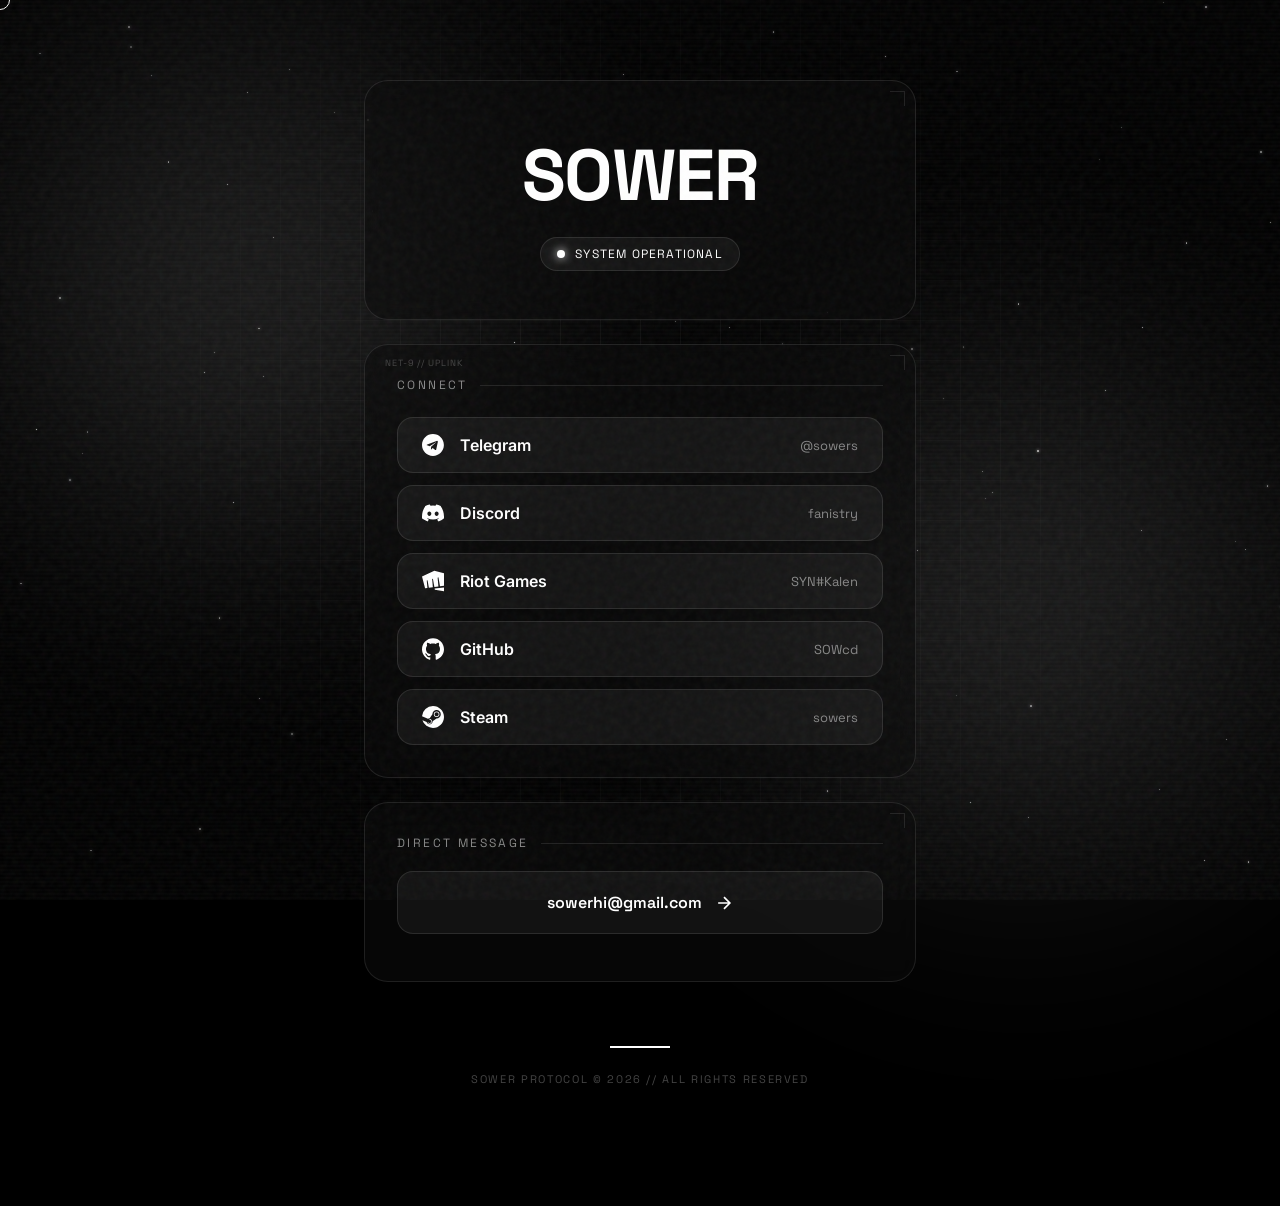
<file: index.html>
<!DOCTYPE html>
<html lang="en">
<head>
  <meta charset="UTF-8" />
  <meta name="viewport" content="width=device-width, initial-scale=1.0" />
  <meta name="color-scheme" content="dark">
  <title>SOWER — Futuristic Links</title>
  <meta name="description" content="SOWER — Digital Identity & Professional Network." />
  <link rel="preconnect" href="https://fonts.googleapis.com" />
  <link rel="preconnect" href="https://fonts.gstatic.com" crossorigin />
  <link href="https://fonts.googleapis.com/css2?family=Inter:wght@300;400;500;600;700;900&family=Space+Grotesk:wght@300;400;500;600;700&display=swap" rel="stylesheet" />
  <link rel="stylesheet" href="style.css?v=12" />
  <link rel="icon" type="image/jpeg" href="Avatars/SOW.mp4.JPG" />
</head>
<body>

  <!-- Effects Overlays -->
  <div class="noise"></div>
  <div class="grid-overlay"></div>
  <div class="scanline"></div>

  <!-- Background -->
  <div class="bg">
    <div class="bg__stars" id="bgStars"></div>
    <div class="bg__glow bg__glow--1"></div>
    <div class="bg__glow bg__glow--2"></div>
  </div>

  <!-- Custom Cursor -->
  <div class="cursor-follower"></div>

  <div class="bento-container">
    
    <!-- Profile Header (Full Width) -->
    <header class="bento-item profile-header">
      <div class="card-glow"></div>
      <h1 class="profile__name" data-value="SOWER">SOWER</h1>
      <div class="profile__status">
        <span class="status-dot"></span>
        <span class="status-text">SYSTEM OPERATIONAL</span>
      </div>
    </header>

    <!-- Content Grid -->
    <div class="bento-grid">
      
      <!-- Main Socials (Large) -->
      <div class="bento-item links-list-card">
        <div class="card-glow"></div>
        <div class="hud-label">NET-9 // UPLINK</div>
        <div class="card-header">
          <span class="header-label">CONNECT</span>
        </div>
        <div class="links-stack">
          <!-- Telegram -->
          <div class="modern-link link--telegram" data-copy="@sowers">
            <a href="https://t.me/Sowers" target="_blank" class="link-inner">
              <svg class="modern-link-icon" viewBox="0 0 24 24" fill="currentColor"><path d="M11.944 0C5.347 0 0 5.347 0 11.944c0 6.597 5.347 11.944 11.944 11.944 6.597 0 11.944-5.347 11.944-11.944C23.888 5.347 18.541 0 11.944 0zm5.41 8.163l-1.85 8.728c-.14.621-.508.775-1.027.484l-2.82-2.078-1.36 1.31c-.15.15-.276.276-.566.276l.202-2.868 5.219-4.717c.227-.202-.049-.314-.352-.111l-6.45 4.062-2.778-.869c-.604-.19-.617-.604.126-.894l10.857-4.183c.503-.184.943.118.8z"/></svg>
              <span class="link-label">Telegram</span>
              <span class="link-value">@sowers</span>
            </a>
          </div>
          <!-- Discord -->
          <div class="modern-link link--discord" data-copy="fanistry">
            <a href="https://discord.gg/AfKcuWjt" target="_blank" class="link-inner">
              <svg class="modern-link-icon" viewBox="0 0 24 24" fill="currentColor"><path d="M20.317 4.37a19.791 19.791 0 0 0-4.885-1.515.074.074 0 0 0-.079.037c-.21.375-.444.864-.608 1.25a18.27 18.27 0 0 0-5.487 0 12.64 12.64 0 0 0-.617-1.25.077.077 0 0 0-.079-.037A19.736 19.736 0 0 0 3.677 4.37a.07.07 0 0 0-.032.027C.533 9.046-.32 13.58.099 18.057a.082.082 0 0 0 .031.057 19.9 19.9 0 0 0 5.993 3.03.078.078 0 0 0 .084-.028 14.09 14.09 0 0 0 1.226-1.994.076.076 0 0 0-.041-.106 13.107 13.107 0 0 1-1.872-.892.077.077 0 0 1-.008-.128 10.2 10.2 0 0 0 .372-.292.074.074 0 0 1 .077-.01c3.928 1.793 8.18 1.793 12.062 0a.074.074 0 0 1 .078.01c.12.098.246.198.373.292a.077.077 0 0 1-.006.127 12.299 12.299 0 0 1-1.873.892.077.077 0 0 0-.041.107c.36.698.772 1.362 1.225 1.993a.076.076 0 0 0 .084.028 19.839 19.839 0 0 0 6.002-3.03.077.077 0 0 0 .032-.054c.5-5.177-.838-9.674-3.549-13.66a.061.061 0 0 0-.031-.03zM8.02 15.33c-1.183 0-2.157-1.085-2.157-2.419 0-1.333.956-2.419 2.157-2.419 1.21 0 2.176 1.096 2.157 2.42 0 1.333-.956 2.418-2.157 2.418zm7.975 0c-1.183 0-2.157-1.085-2.157-2.419 0-1.333.955-2.419 2.157-2.419 1.21 0 2.176 1.096 2.157 2.42 0 1.333-.946 2.418-2.157 2.418z"/></svg>
              <span class="link-label">Discord</span>
              <span class="link-value">fanistry</span>
            </a>
          </div>
          <!-- Riot -->
          <div class="modern-link link--riot" data-copy="SYN#Kalen">
            <a href="https://tracker.gg/valorant/profile/riot/SYN%23Kalen" target="_blank" class="link-inner">
              <svg class="modern-link-icon" viewBox="0 0 24 24" fill="currentColor"><path d="M13.458.86 0 7.093l3.353 12.761 2.552-.313-.701-8.024.838-.373 1.447 8.202 4.361-.535-.775-8.857.83-.37 1.591 9.025 4.412-.542-.849-9.708.84-.374 1.74 9.87L24 17.318V3.5Zm.316 19.356.222 1.256L24 23.14v-4.18l-10.22 1.256Z"/></svg>
              <span class="link-label">Riot Games</span>
              <span class="link-value">SYN#Kalen</span>
            </a>
          </div>
          <!-- GitHub -->
          <div class="modern-link link--github">
            <a href="https://github.com/SOWcd" target="_blank" class="link-inner">
              <svg class="modern-link-icon" viewBox="0 0 24 24" fill="currentColor"><path d="M12 .297c-6.63 0-12 5.373-12 12 0 5.303 3.438 9.8 8.205 11.385.6.113.82-.258.82-.577 0-.285-.01-1.04-.015-2.04-3.338.724-4.042-1.61-4.042-1.61C4.422 18.07 3.633 17.7 3.633 17.7c-1.087-.744.084-.729.084-.729 1.205.084 1.838 1.236 1.838 1.236 1.07 1.835 2.809 1.305 3.495.998.108-.776.417-1.305.76-1.605-2.665-.3-5.466-1.332-5.466-5.93 0-1.31.465-2.38 1.235-3.22-.135-.303-.54-1.523.105-3.176 0 0 1.005-.322 3.3 1.23.96-.267 1.98-.399 3-.405 1.02.006 2.04.138 3 .405 2.28-1.552 3.285-1.23 3.285-1.23.645 1.653.24 2.873.12 3.176.765.84 1.23 1.91 1.23 3.22 0 4.61-2.805 5.625-5.475 5.92.42.36.81 1.096.81 2.22 0 1.606-.015 2.896-.015 3.286 0 .315.21.69.825.57C20.565 22.092 24 17.592 24 12.297c0-6.627-5.373-12-12-12"/></svg>
              <span class="link-label">GitHub</span>
              <span class="link-value">SOWcd</span>
            </a>
          </div>
          <!-- Steam -->
          <div class="modern-link link--steam">
            <a href="https://steamcommunity.com/id/sowers/" target="_blank" class="link-inner">
              <svg class="modern-link-icon" viewBox="0 0 16 16" fill="currentColor"><path d="M.329 10.333A8.01 8.01 0 0 0 7.99 16C12.414 16 16 12.418 16 8s-3.586-8-8.009-8A8.006 8.006 0 0 0 0 7.468l.003.006 4.304 1.769A2.2 2.2 0 0 1 5.62 8.88l1.96-2.844-.001-.04a3.046 3.046 0 0 1 3.042-3.043 3.046 3.046 0 0 1 3.042 3.043 3.047 3.047 0 0 1-3.111 3.044l-2.804 2a2.223 2.223 0 0 1-3.075 2.11 2.22 2.22 0 0 1-1.312-1.568L.33 10.333Z"/><path d="M4.868 12.683a1.715 1.715 0 0 0 1.318-3.165 1.7 1.7 0 0 0-1.263-.02l1.023.424a1.261 1.261 0 1 1-.97 2.33l-.99-.41a1.7 1.7 0 0 0 .882.84Zm3.726-6.687a2.03 2.03 0 0 0 2.027 2.029 2.03 2.03 0 0 0 2.027-2.029 2.03 2.03 0 0 0-2.027-2.027 2.03 2.03 0 0 0-2.027 2.027m2.03-1.527a1.524 1.524 0 1 1-.002 3.048 1.524 1.524 0 0 1 .002-3.048"/></svg>
              <span class="link-label">Steam</span>
              <span class="link-value">sowers</span>
            </a>
          </div>
        </div>
      </div>

      <!-- Contact/Email Card -->
      <div class="bento-item contact-card">
        <div class="card-glow"></div>
        <div class="card-header">
          <span class="header-label">DIRECT MESSAGE</span>
        </div>
        <a href="mailto:sowerhi@gmail.com" class="email-btn">
          <span>sowerhi@gmail.com</span>
          <svg viewBox="0 0 24 24" fill="none" stroke="currentColor" stroke-width="2"><path d="M5 12h14m-7-7 7 7-7 7"/></svg>
        </a>
      </div>

    </div>

    <footer class="bento-footer">
      <div class="footer-line"></div>
      <p>SOWER PROTOCOL © 2026 // ALL RIGHTS RESERVED</p>
    </footer>

  </div>

  <!-- Copy toast -->
  <div class="copy-toast" id="copyToast">COPIED TO SYSTEM</div>

  <script src="main.js"></script>
</body>
</html>
</file>
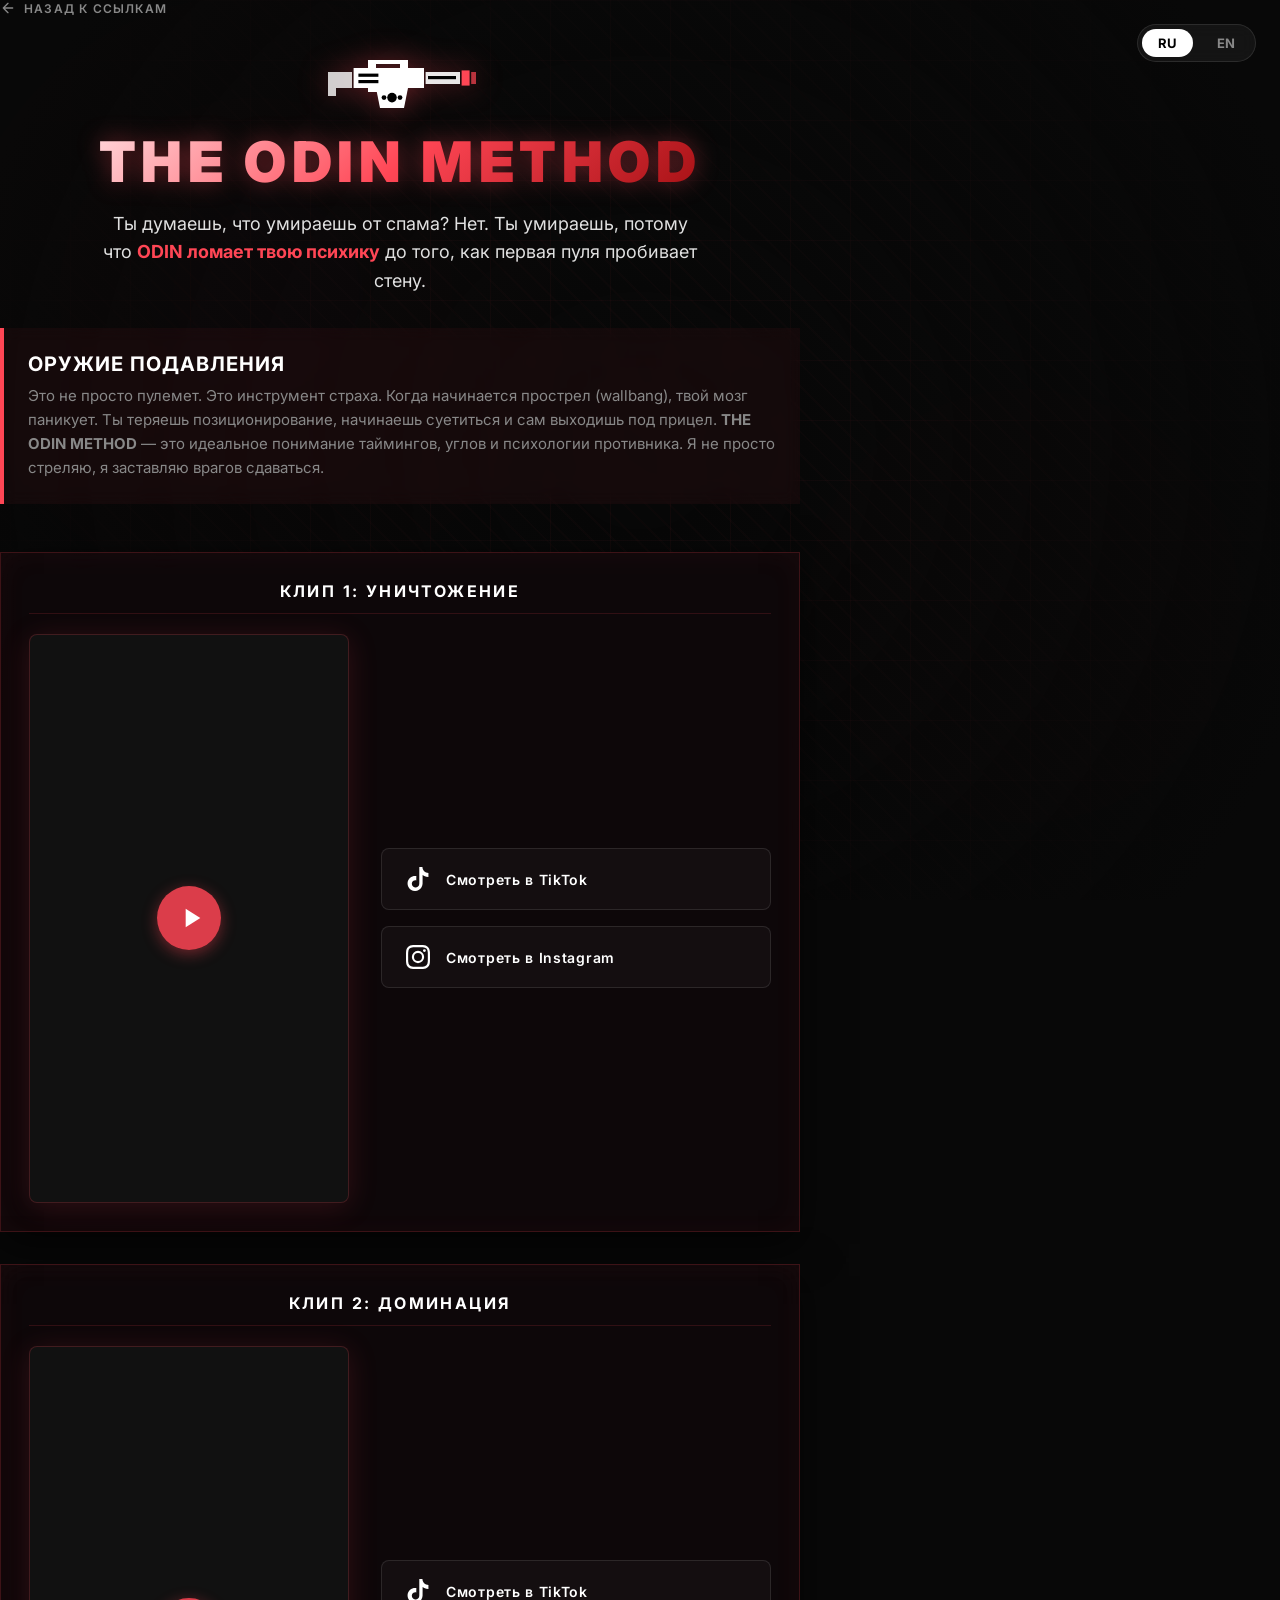
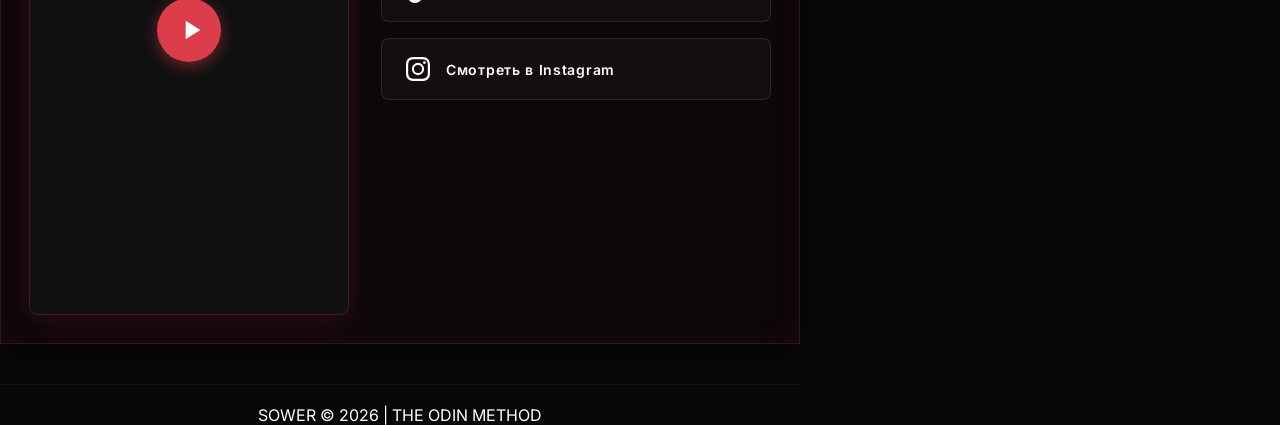
<file: val/index.html>
<!DOCTYPE html>
<html lang="ru" data-lang="ru">
<head>
  <meta charset="UTF-8" />
  <meta name="viewport" content="width=device-width, initial-scale=1.0" />
  <title>SOWER — THE ODIN METHOD</title>
  <meta name="description" content="Почему ты умираешь от ODIN? Узнай про The ODIN Method. / Why do you die from ODIN? Learn The ODIN Method." />
  <link rel="preconnect" href="https://fonts.googleapis.com" />
  <link rel="preconnect" href="https://fonts.gstatic.com" crossorigin />
  <link href="https://fonts.googleapis.com/css2?family=Inter:wght@300;400;500;600;700;900&family=Space+Grotesk:wght@300;400;500;600;700;900&display=swap" rel="stylesheet" />
  <link rel="stylesheet" href="../style.css" />
  <link rel="icon" type="image/png" href="../sow_mp4.png" />
  <style>
    /* Valorant ODIN Theme Overrides */
    :root {
      --accent: #ff4655;
      --accent2: #ff7580;
      --bg-card: rgba(15, 8, 10, 0.85);
      --border: rgba(255, 70, 85, 0.2);
      --border-h: rgba(255, 70, 85, 0.5);
    }
    
    body {
        background-color: #080808;
    }

    /* Language Switcher */
    .lang-switcher {
        position: absolute;
        top: 24px;
        right: 24px;
        display: flex;
        gap: 8px;
        background: rgba(255,255,255,0.05);
        border: 1px solid rgba(255,255,255,0.1);
        border-radius: 100px;
        padding: 4px;
        z-index: 100;
        backdrop-filter: blur(8px);
    }
    .lang-btn {
        background: transparent;
        color: var(--gray-2);
        border: none;
        padding: 6px 16px;
        border-radius: 100px;
        font-family: var(--font-display);
        font-size: 13px;
        font-weight: 700;
        cursor: pointer;
        transition: all 0.3s ease;
    }
    .lang-btn:hover {
        color: var(--white);
    }
    .lang-btn.active {
        background: var(--white);
        color: #000;
    }
    
    [data-lang="ru"] .en { display: none !important; }
    [data-lang="en"] .ru { display: none !important; }

    /* Vector Background */
    .bg__stars { display: none; }
    
    .bg__tactical {
        position: absolute;
        inset: 0;
        background-image: 
            linear-gradient(rgba(255, 70, 85, 0.04) 1px, transparent 1px),
            linear-gradient(90deg, rgba(255, 70, 85, 0.04) 1px, transparent 1px),
            repeating-linear-gradient(45deg, rgba(255, 70, 85, 0.02) 0, rgba(255, 70, 85, 0.02) 2px, transparent 2px, transparent 16px);
        background-size: 60px 60px, 60px 60px, 100% 100%;
        background-position: center center;
        z-index: 0;
    }
    
    .bg__tactical::after {
        content: '';
        position: absolute;
        inset: 0;
        background: radial-gradient(circle at 50% 50%, transparent 10%, #080808 90%);
        pointer-events: none;
    }

    .bg__glow--1 { background: radial-gradient(circle, rgba(255, 70, 85, 0.15) 0%, transparent 65%); }
    .bg__glow--2 { background: radial-gradient(circle, rgba(200, 40, 50, 0.1) 0%, transparent 65%); }

    .layout-wrapper {
        position: relative;
        z-index: 1;
    }

    .odin-header {
      text-align: center;
      margin-bottom: 2rem;
      animation: fadeSlideDown 0.7s ease both;
    }

    .odin-header-icon {
        width: 160px;
        height: auto;
        margin-bottom: 1rem;
        filter: drop-shadow(0 0 15px rgba(255, 70, 85, 0.4));
    }
    
    .odin-title {
      font-family: var(--font-display);
      font-size: 56px;
      font-weight: 900;
      text-transform: uppercase;
      letter-spacing: 0.1em;
      background: linear-gradient(135deg, #ffffff 0%, #ff4655 50%, #8b0000 100%);
      -webkit-background-clip: text;
      -webkit-text-fill-color: transparent;
      background-clip: text;
      margin-bottom: 1rem;
      filter: drop-shadow(0 0 12px rgba(255, 70, 85, 0.4));
      line-height: 1.1;
    }
    
    .odin-subtitle {
      font-size: 18px;
      color: var(--gray-1);
      max-width: 600px;
      margin: 0 auto 2rem;
      line-height: 1.6;
    }

    .odin-subtitle span {
      color: var(--accent);
      font-weight: 700;
    }

    .odin-reason {
      background: rgba(255, 70, 85, 0.05);
      border-left: 4px solid var(--accent);
      padding: 1.5rem;
      border-radius: 0 var(--radius) var(--radius) 0;
      margin-bottom: 3rem;
      backdrop-filter: blur(8px);
      -webkit-backdrop-filter: blur(8px);
      text-align: left;
      animation: fadeSlideUp 0.7s ease both 0.2s;
    }

    .odin-reason h3 {
      font-family: var(--font-display);
      font-size: 20px;
      margin-bottom: 0.5rem;
      color: #fff;
      letter-spacing: 0.05em;
    }

    .odin-reason p {
      color: var(--gray-2);
      font-size: 15px;
      line-height: 1.6;
    }

    .video-group {
      margin-top: 1rem;
      width: 100%;
      animation: fadeSlideUp 0.7s ease both 0.3s;
      background: var(--bg-card);
      border: 1px solid var(--border);
      border-radius: var(--radius);
      padding: 28px;
      margin-bottom: 2rem;
      box-shadow: 0 12px 40px rgba(0,0,0,0.6), inset 0 0 30px rgba(255, 70, 85, 0.05);
      display: flex;
      flex-direction: column;
      gap: 20px;
      backdrop-filter: blur(12px);
    }

    .video-group h3 {
      font-family: var(--font-display);
      font-size: 16px;
      letter-spacing: 0.15em;
      text-transform: uppercase;
      color: var(--white);
      text-align: center;
      border-bottom: 1px solid rgba(255, 70, 85, 0.15);
      padding-bottom: 12px;
      margin: 0;
    }

    .video-content {
        display: flex;
        gap: 32px;
        align-items: center;
    }

    /* Video Preview Thumbnail */
    .video-preview {
        flex: 1;
        min-width: 280px;
        max-width: 320px;
        aspect-ratio: 9/16;
        border-radius: var(--radius-sm);
        overflow: hidden;
        border: 1px solid rgba(255, 70, 85, 0.2);
        box-shadow: 0 4px 30px rgba(255, 70, 85, 0.15);
        background: #111;
        margin: 0 auto;
        position: relative;
        display: block;
        cursor: pointer;
        text-decoration: none;
    }
    
    .video-thumbnail {
        width: 100%;
        height: 100%;
        background-size: cover;
        background-position: center;
        opacity: 0.6;
        transition: opacity 0.4s, transform 0.4s;
    }
    
    .video-preview:hover .video-thumbnail {
        opacity: 1;
        transform: scale(1.05);
    }
    
    .play-btn {
        position: absolute;
        top: 50%;
        left: 50%;
        transform: translate(-50%, -50%);
        width: 64px;
        height: 64px;
        background: rgba(255, 70, 85, 0.85);
        border-radius: 50%;
        display: flex;
        align-items: center;
        justify-content: center;
        backdrop-filter: blur(4px);
        transition: transform 0.3s cubic-bezier(0.34, 1.56, 0.64, 1), background 0.3s;
        box-shadow: 0 4px 15px rgba(255, 70, 85, 0.4);
    }
    
    .play-btn svg {
        width: 32px;
        height: 32px;
        color: #fff;
        margin-left: 4px;
    }
    
    .video-preview:hover .play-btn {
        transform: translate(-50%, -50%) scale(1.15);
        background: #ff4655;
    }

    .video-links-side {
        flex: 1;
        display: flex;
        flex-direction: column;
        gap: 16px;
        justify-content: center;
    }

    .video-link {
      display: flex;
      align-items: center;
      padding: 18px 24px;
      background: rgba(255,255,255,0.03);
      border: 1px solid rgba(255,255,255,0.1);
      border-radius: var(--radius-sm);
      color: var(--white);
      transition: all 0.3s cubic-bezier(0.34, 1.56, 0.64, 1);
      text-decoration: none;
      gap: 16px;
    }

    .video-link:hover {
      background: rgba(255, 70, 85, 0.1);
      border-color: rgba(255, 70, 85, 0.4);
      transform: translateX(8px);
      box-shadow: 0 4px 20px rgba(255, 70, 85, 0.1);
    }

    .video-link svg {
      width: 24px;
      height: 24px;
      transition: transform 0.3s ease;
    }

    .video-link:hover svg {
      transform: scale(1.15);
    }

    .video-link span {
      font-size: 14px;
      font-weight: 600;
      letter-spacing: 0.05em;
      color: var(--white);
    }
    
    .back-btn {
      display: inline-flex;
      align-items: center;
      gap: 8px;
      color: var(--gray-2);
      text-decoration: none;
      margin-bottom: 2rem;
      font-size: 12px;
      font-weight: 600;
      letter-spacing: 0.1em;
      transition: color 0.3s, transform 0.3s;
      animation: fadeSlideDown 0.7s ease both;
    }
    .back-btn:hover {
      color: var(--white);
      transform: translateX(-4px);
    }

    @media (max-width: 768px) {
      .video-content {
          flex-direction: column;
      }
      .video-links-side {
          width: 100%;
          max-width: 320px;
          margin: 0 auto;
      }
      .odin-title {
        font-size: 40px;
      }
      .lang-switcher {
          top: 16px;
          right: 16px;
      }
      .back-btn { margin-top: 12px; }
      .video-group { padding: 20px; }
    }
  </style>
</head>
<body>

  <!-- Language Switcher -->
  <div class="lang-switcher">
      <button class="lang-btn active" onclick="setLang('ru')" id="btn-ru">RU</button>
      <button class="lang-btn" onclick="setLang('en')" id="btn-en">EN</button>
  </div>

  <!-- Background -->
  <div class="bg">
    <div class="bg__tactical"></div>
    <div class="bg__glow bg__glow--1"></div>
    <div class="bg__glow bg__glow--2"></div>
  </div>

  <div class="layout-wrapper" style="flex-direction: column; align-items: center; max-width: 800px;">
    
    <main class="taplink" style="max-width: 100%; width: 100%;">
      
      <div style="width: 100%; text-align: left;">
        <a href="../" class="back-btn">
          <svg width="16" height="16" viewBox="0 0 24 24" fill="none" stroke="currentColor" stroke-width="2" stroke-linecap="round" stroke-linejoin="round"><path d="M19 12H5M12 19l-7-7 7-7"/></svg>
          <span class="ru">НАЗАД К ССЫЛКАМ</span>
          <span class="en">BACK TO LINKS</span>
        </a>
      </div>

      <header class="odin-header">
        <!-- SVG Vector Odin Icon -->
        <svg class="odin-header-icon" viewBox="0 0 200 80" xmlns="http://www.w3.org/2000/svg">
          <!-- Stock -->
          <path d="M 10 30 L 40 30 L 40 50 L 20 50 L 20 60 L 10 60 Z" fill="#ffffff" opacity="0.8" />
          <!-- Main Receiver -->
          <path d="M 42 25 L 130 25 L 130 50 L 80 50 L 80 55 L 60 55 L 60 50 L 42 50 Z" fill="#ffffff" />
          <!-- Top Handle -->
          <path d="M 60 25 L 60 15 L 110 15 L 110 25 L 100 25 L 100 20 L 70 20 L 70 25 Z" fill="#ffffff" />
          <!-- Barrel -->
          <path d="M 132 30 L 175 30 L 175 45 L 132 45 Z" fill="#ffffff" opacity="0.9" />
          <!-- Muzzle -->
          <path d="M 177 28 L 187 28 L 187 47 L 177 47 Z" fill="#ff4655" />
          <path d="M 189 30 L 195 30 L 195 45 L 189 45 Z" fill="#ff4655" opacity="0.7" />
          <!-- Drum Magazine -->
          <path d="M 70 50 L 110 50 L 105 75 L 75 75 Z" fill="#ffffff" />
          <!-- Details -->
          <rect x="48" y="32" width="25" height="4" fill="#000" />
          <rect x="48" y="40" width="25" height="4" fill="#000" />
          <rect x="135" y="35" width="35" height="4" fill="#000" />
          <circle cx="90" cy="62" r="6" fill="#000" />
          <circle cx="80" cy="62" r="3" fill="#000" />
          <circle cx="100" cy="62" r="3" fill="#000" />
        </svg>

        <h1 class="odin-title">THE ODIN METHOD</h1>
        <p class="odin-subtitle ru">
          Ты думаешь, что умираешь от спама? Нет. Ты умираешь, потому что <span>ODIN ломает твою психику</span> до того, как первая пуля пробивает стену.
        </p>
        <p class="odin-subtitle en">
          You think you die from spam? No. You die because <span>ODIN breaks your mind</span> before the first bullet even pierces the wall.
        </p>
      </header>

      <section class="odin-reason">
        <h3 class="ru">ОРУЖИЕ ПОДАВЛЕНИЯ</h3>
        <h3 class="en">WEAPON OF SUPPRESSION</h3>
        <p class="ru">
          Это не просто пулемет. Это инструмент страха. Когда начинается прострел (wallbang), твой мозг паникует. Ты теряешь позиционирование, начинаешь суетиться и сам выходишь под прицел. <b>THE ODIN METHOD</b> — это идеальное понимание таймингов, углов и психологии противника. Я не просто стреляю, я заставляю врагов сдаваться.
        </p>
        <p class="en">
          It's not just a machine gun. It's an instrument of fear. When the wallbang starts, your brain panics. You lose positioning, start rushing, and walk right into the crosshair. <b>THE ODIN METHOD</b> is about perfect understanding of timings, angles, and enemy psychology. I don't just shoot; I make enemies surrender.
        </p>
      </section>

      <!-- Video Group 1 -->
      <section class="video-group">
        <h3 class="ru">КЛИП 1: УНИЧТОЖЕНИЕ</h3>
        <h3 class="en">CLIP 1: ANNIHILATION</h3>
        
        <div class="video-content">
            <a href="https://www.youtube.com/shorts/_hIxSQ-aEFY" target="_blank" rel="noopener" class="video-preview" title="Смотреть на YouTube">
                <div class="video-thumbnail" style="background-image: url('https://img.youtube.com/vi/_hIxSQ-aEFY/hqdefault.jpg');"></div>
                <div class="play-btn">
                    <svg viewBox="0 0 24 24" fill="currentColor"><path d="M8 5v14l11-7z"/></svg>
                </div>
            </a>
            <div class="video-links-side">
                <a href="https://www.tiktok.com/@sow.mp4/video/7539954958112722184" target="_blank" rel="noopener" class="video-link">
                    <svg viewBox="0 0 24 24" fill="#ffffff"><path d="M12.525.02c1.31-.02 2.61-.01 3.91-.02.08 1.53.63 3.09 1.75 4.17 1.12 1.11 2.7 1.62 4.24 1.79v4.03c-1.44-.05-2.89-.35-4.2-.97-.57-.26-1.1-.59-1.62-.93-.01 2.92.01 5.84-.02 8.75-.08 1.4-.54 2.79-1.35 3.94-1.31 1.92-3.58 3.17-5.91 3.21-1.43.08-2.86-.31-4.08-1.03-2.02-1.19-3.44-3.37-3.65-5.71-.02-.5-.03-1-.01-1.49.18-1.9 1.12-3.72 2.58-4.96 1.66-1.44 3.98-2.13 6.15-1.72.02 1.48-.04 2.96-.04 4.44-.9-.32-1.98-.23-2.81.33-.85.51-1.44 1.43-1.58 2.41-.14.99.12 2.03.74 2.81.62.78 1.55 1.28 2.56 1.35 1 .08 2.04-.23 2.83-.88.75-.63 1.19-1.58 1.25-2.57.06-2.15.02-4.3.03-6.45V.02z"/></svg>
                    <span class="ru">Смотреть в TikTok</span>
                    <span class="en">Watch on TikTok</span>
                </a>
                <a href="https://www.instagram.com/reel/DNgINRoItLT/?igsh=bnoxNm1lanJvbm1h" target="_blank" rel="noopener" class="video-link">
                    <svg viewBox="0 0 24 24" fill="#ffffff"><path d="M12 2.163c3.204 0 3.584.012 4.85.07 3.252.148 4.771 1.691 4.919 4.919.058 1.265.069 1.645.069 4.849 0 3.205-.012 3.584-.069 4.849-.149 3.225-1.664 4.771-4.919 4.919-1.266.058-1.644.07-4.85.07-3.204 0-3.584-.012-4.849-.07-3.26-.149-4.771-1.699-4.919-4.92-.058-1.265-.07-1.644-.07-4.849 0-3.204.013-3.583.07-4.849.149-3.227 1.664-4.771 4.919-4.919 1.266-.057 1.645-.069 4.849-.069zM12 0C8.741 0 8.333.014 7.053.072 2.695.272.273 2.69.073 7.052.014 8.333 0 8.741 0 12c0 3.259.014 3.668.072 4.948.2 4.358 2.618 6.78 6.98 6.981 1.281.058 1.689.072 4.948.072 3.259 0 3.668-.014 4.948-.072 4.354-.2 6.782-2.618 6.979-6.98.059-1.28.073-1.689.073-4.948 0-3.259-.014-3.667-.072-4.947-.196-4.354-2.617-6.78-6.979-6.98C15.668.014 15.259 0 12 0zm0 5.838a6.162 6.162 0 100 12.324 6.162 6.162 0 000-12.324zM12 16a4 4 0 110-8 4 4 0 010 8zm6.406-11.845a1.44 1.44 0 100 2.881 1.44 1.44 0 000-2.881z"/></svg>
                    <span class="ru">Смотреть в Instagram</span>
                    <span class="en">Watch on Instagram</span>
                </a>
            </div>
        </div>
      </section>

      <!-- Video Group 2 -->
      <section class="video-group" style="animation-delay: 0.4s;">
        <h3 class="ru">КЛИП 2: ДОМИНАЦИЯ</h3>
        <h3 class="en">CLIP 2: DOMINATION</h3>
        
        <div class="video-content">
            <a href="https://youtube.com/shorts/W0gZ8B8G8as?si=yPiXr6kn-CRlIjHe" target="_blank" rel="noopener" class="video-preview" title="Смотреть на YouTube">
                <div class="video-thumbnail" style="background-image: url('https://img.youtube.com/vi/W0gZ8B8G8as/hqdefault.jpg');"></div>
                <div class="play-btn">
                    <svg viewBox="0 0 24 24" fill="currentColor"><path d="M8 5v14l11-7z"/></svg>
                </div>
            </a>
            <div class="video-links-side">
                <a href="https://www.tiktok.com/@sow.mp4/video/7637536077955321095" target="_blank" rel="noopener" class="video-link">
                    <svg viewBox="0 0 24 24" fill="#ffffff"><path d="M12.525.02c1.31-.02 2.61-.01 3.91-.02.08 1.53.63 3.09 1.75 4.17 1.12 1.11 2.7 1.62 4.24 1.79v4.03c-1.44-.05-2.89-.35-4.2-.97-.57-.26-1.1-.59-1.62-.93-.01 2.92.01 5.84-.02 8.75-.08 1.4-.54 2.79-1.35 3.94-1.31 1.92-3.58 3.17-5.91 3.21-1.43.08-2.86-.31-4.08-1.03-2.02-1.19-3.44-3.37-3.65-5.71-.02-.5-.03-1-.01-1.49.18-1.9 1.12-3.72 2.58-4.96 1.66-1.44 3.98-2.13 6.15-1.72.02 1.48-.04 2.96-.04 4.44-.9-.32-1.98-.23-2.81.33-.85.51-1.44 1.43-1.58 2.41-.14.99.12 2.03.74 2.81.62.78 1.55 1.28 2.56 1.35 1 .08 2.04-.23 2.83-.88.75-.63 1.19-1.58 1.25-2.57.06-2.15.02-4.3.03-6.45V.02z"/></svg>
                    <span class="ru">Смотреть в TikTok</span>
                    <span class="en">Watch on TikTok</span>
                </a>
                <a href="https://www.instagram.com/reel/DYFO6xxI6Bh/?igsh=MWc1YzhueTZtNGg3NQ==" target="_blank" rel="noopener" class="video-link">
                    <svg viewBox="0 0 24 24" fill="#ffffff"><path d="M12 2.163c3.204 0 3.584.012 4.85.07 3.252.148 4.771 1.691 4.919 4.919.058 1.265.069 1.645.069 4.849 0 3.205-.012 3.584-.069 4.849-.149 3.225-1.664 4.771-4.919 4.919-1.266.058-1.644.07-4.85.07-3.204 0-3.584-.012-4.849-.07-3.26-.149-4.771-1.699-4.919-4.92-.058-1.265-.07-1.644-.07-4.849 0-3.204.013-3.583.07-4.849.149-3.227 1.664-4.771 4.919-4.919 1.266-.057 1.645-.069 4.849-.069zM12 0C8.741 0 8.333.014 7.053.072 2.695.272.273 2.69.073 7.052.014 8.333 0 8.741 0 12c0 3.259.014 3.668.072 4.948.2 4.358 2.618 6.78 6.98 6.981 1.281.058 1.689.072 4.948.072 3.259 0 3.668-.014 4.948-.072 4.354-.2 6.782-2.618 6.979-6.98.059-1.28.073-1.689.073-4.948 0-3.259-.014-3.667-.072-4.947-.196-4.354-2.617-6.78-6.979-6.98C15.668.014 15.259 0 12 0zm0 5.838a6.162 6.162 0 100 12.324 6.162 6.162 0 000-12.324zM12 16a4 4 0 110-8 4 4 0 010 8zm6.406-11.845a1.44 1.44 0 100 2.881 1.44 1.44 0 000-2.881z"/></svg>
                    <span class="ru">Смотреть в Instagram</span>
                    <span class="en">Watch on Instagram</span>
                </a>
            </div>
        </div>
      </section>

      <footer class="footer" style="text-align: center; margin-top: 40px; border-top: 1px solid rgba(255,255,255,0.05); padding-top: 20px;">
        <p>SOWER © 2026 | THE ODIN METHOD</p>
      </footer>

    </main>
  </div>

  <script src="../main.js"></script>
  <script>
      function setLang(lang) {
          document.documentElement.setAttribute('data-lang', lang);
          document.getElementById('btn-ru').classList.toggle('active', lang === 'ru');
          document.getElementById('btn-en').classList.toggle('active', lang === 'en');
      }
  </script>
</body>
</html>
</file>
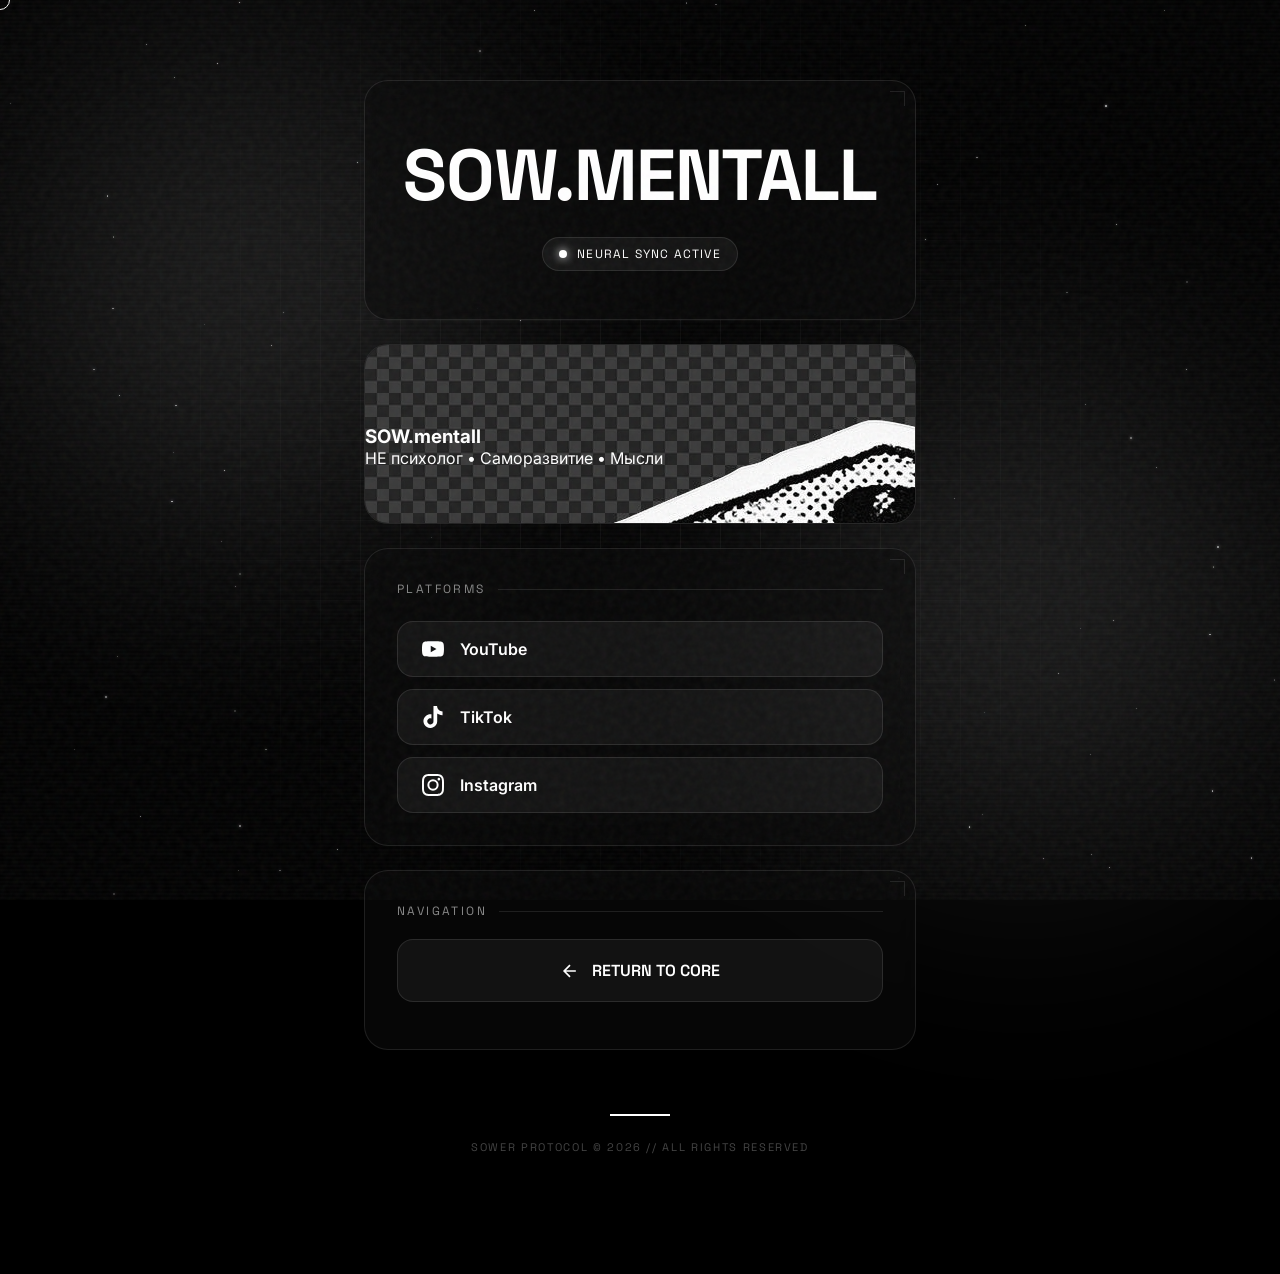
<file: sow_mentall.html>
<!DOCTYPE html>
<html lang="ru">
<head>
  <meta charset="UTF-8" />
  <meta name="viewport" content="width=device-width, initial-scale=1.0" />
  <meta name="color-scheme" content="dark">
  <title>SOW.mentall — Digital Identity</title>
  <meta name="description" content="SOW.mentall — НЕ психолог • Саморазвитие • Мысли" />
  <link rel="preconnect" href="https://fonts.googleapis.com" />
  <link rel="preconnect" href="https://fonts.gstatic.com" crossorigin />
  <link href="https://fonts.googleapis.com/css2?family=Inter:wght@300;400;500;600;700;900&family=Space+Grotesk:wght@300;400;500;600;700&display=swap" rel="stylesheet" />
  <link rel="stylesheet" href="style.css?v=12" />
  <link rel="icon" type="image/jpeg" href="Avatars/SOW.mentall.JPG" />
</head>
<body>

  <!-- Effects Overlays -->
  <div class="noise"></div>
  <div class="grid-overlay"></div>
  <div class="scanline"></div>

  <!-- Background -->
  <div class="bg">
    <div class="bg__stars" id="bgStars"></div>
    <div class="bg__glow bg__glow--1"></div>
    <div class="bg__glow bg__glow--2"></div>
  </div>

  <!-- Custom Cursor -->
  <div class="cursor-follower"></div>

  <div class="bento-container">

    <!-- Profile Header -->
    <header class="bento-item profile-header">
      <div class="card-glow"></div>
      <h1 class="profile__name" data-value="SOW.MENTALL">SOW.MENTALL</h1>
      <div class="profile__status">
        <span class="status-dot"></span>
        <span class="status-text">NEURAL SYNC ACTIVE</span>
      </div>
    </header>

    <!-- Content Grid -->
    <div class="bento-grid">

      <!-- Profile Info -->
      <div class="bento-item channel-card">
        <div class="card-glow"></div>
        <div class="channel-content">
          <div class="channel-avatar" style="width: 80px; height: 80px;">
            <img src="Avatars/SOW.mentall.JPG" alt="SOW.mentall" />
          </div>
          <div class="channel-info">
            <h3 class="channel-title">SOW.mentall</h3>
            <span class="channel-tag">НЕ психолог • Саморазвитие • Мысли</span>
          </div>
        </div>
      </div>

      <!-- Links Stack -->
      <div class="bento-item links-list-card">
        <div class="card-glow"></div>
        <div class="card-header">
          <span class="header-label">PLATFORMS</span>
        </div>
        <div class="links-stack">
          <div class="modern-link link--youtube">
            <a href="https://youtube.com/@sow.mentall" target="_blank" class="link-inner">
              <svg class="modern-link-icon" viewBox="0 0 24 24" fill="currentColor"><path d="M23.498 6.186a3.016 3.016 0 0 0-2.122-2.136C19.505 3.545 12 3.545 12 3.545s-7.505 0-9.377.505A3.017 3.017 0 0 0 .502 6.186C0 8.07 0 12 0 12s0 3.93.502 5.814a3.016 3.016 0 0 0 2.122 2.136c1.871.505 9.376.505 9.376.505s7.505 0 9.377-.505a3.015 3.015 0 0 0 2.122-2.136C24 15.93 24 12 24 12s0-3.93-.502-5.814zM9.545 15.568V8.432L15.818 12l-6.273 3.568z"/></svg>
              <span class="link-label">YouTube</span>
            </a>
          </div>
          <div class="modern-link link--tiktok">
            <a href="https://tiktok.com/@sow.mentall" target="_blank" class="link-inner">
              <svg class="modern-link-icon" viewBox="0 0 24 24" fill="currentColor"><path d="M12.525.02c1.31-.02 2.61-.01 3.91-.02.08 1.53.63 3.09 1.75 4.17 1.12 1.11 2.7 1.62 4.24 1.79v4.03c-1.44-.06-2.89-.35-4.2-.97-.57-.26-1.1-.59-1.62-.93-.01 2.92.01 5.84-.02 8.75-.03 1.4-.54 2.79-1.35 3.94-1.31 1.92-3.58 3.17-5.91 3.21-1.43.08-2.86-.31-4.08-1.03-2.02-1.19-3.44-3.37-3.65-5.71-.02-.5-.03-1-.01-1.49.18-1.9 1.12-3.72 2.58-4.96 1.66-1.44 3.98-2.13 6.15-1.72.02 1.48-.04 2.96-.04 4.44-.99-.32-2.15-.23-3.02.37-.63.41-1.11 1.04-1.36 1.75-.21.51-.15 1.07-.14 1.61.24 1.64 1.82 3.02 3.5 2.87 1.12-.01 2.19-.66 2.77-1.61.19-.33.4-.67.41-1.06.1-1.79.06-3.57.07-5.36.01-4.03-.01-8.05.02-12.07z"/></svg>
              <span class="link-label">TikTok</span>
            </a>
          </div>
          <div class="modern-link link--instagram">
            <a href="https://instagram.com/sow.mentall" target="_blank" class="link-inner">
              <svg class="modern-link-icon" viewBox="0 0 24 24" fill="currentColor"><path d="M12 2.163c3.204 0 3.584.012 4.85.07 1.366.062 2.633.334 3.608 1.308.975.975 1.247 2.242 1.308 3.608.058 1.266.07 1.646.07 4.85s-.012 3.584-.07 4.85c-.062 1.366-.334 2.633-1.308 3.608-.975.975-2.242 1.247-3.608 1.308-1.266.058-1.646.07-4.85.07s-3.584-.012-4.85-.07c-1.366-.062-2.633-.334-3.608-1.308-.975-.975-1.247-2.242-1.308-3.608-.058-1.266-.07-1.646-.07-4.85s.012-3.584.07-4.85c.062-1.366.334-2.633 1.308-3.608.975-.975 2.242-1.247 3.608-1.308 1.266-.058 1.646-.07 4.85-.07zM12 0C8.741 0 8.333.014 7.053.072 2.695.272.273 2.69.073 7.052.014 8.333 0 8.741 0 12s.014 3.667.072 4.947c.2 4.358 2.618 6.78 6.977 6.98 1.281.058 1.689.072 4.948.072s3.667-.014 4.947-.072c4.351-.2 6.78-2.618 6.98-6.977.058-1.281.072-1.689.072-4.948s-.014-3.667-.072-4.947c-.2-4.353-2.612-6.78-6.977-6.98C15.667.014 15.259 0 12 0zm0 5.838a6.162 6.162 0 1 0 0 12.324 6.162 6.162 0 0 0 0-12.324zM12 16a4 4 0 1 1 0-8 4 4 0 0 1 0 8zm6.406-11.845a1.44 1.44 0 1 0 0 2.881 1.44 1.44 0 0 0 0-2.881z"/></svg>
              <span class="link-label">Instagram</span>
            </a>
          </div>
        </div>
      </div>

      <!-- Navigation Card -->
      <div class="bento-item contact-card">
        <div class="card-glow"></div>
        <div class="card-header">
          <span class="header-label">NAVIGATION</span>
        </div>
        <a href="index.html" class="email-btn">
          <svg viewBox="0 0 24 24" fill="none" stroke="currentColor" stroke-width="2" style="transform: rotate(180deg);"><path d="M5 12h14m-7-7 7 7-7 7"/></svg>
          <span>RETURN TO CORE</span>
        </a>
      </div>

    </div>

    <footer class="bento-footer">
      <div class="footer-line"></div>
      <p>SOWER PROTOCOL © 2026 // ALL RIGHTS RESERVED</p>
    </footer>

  </div>

  <script src="main.js"></script>
</body>
</html>
</file>
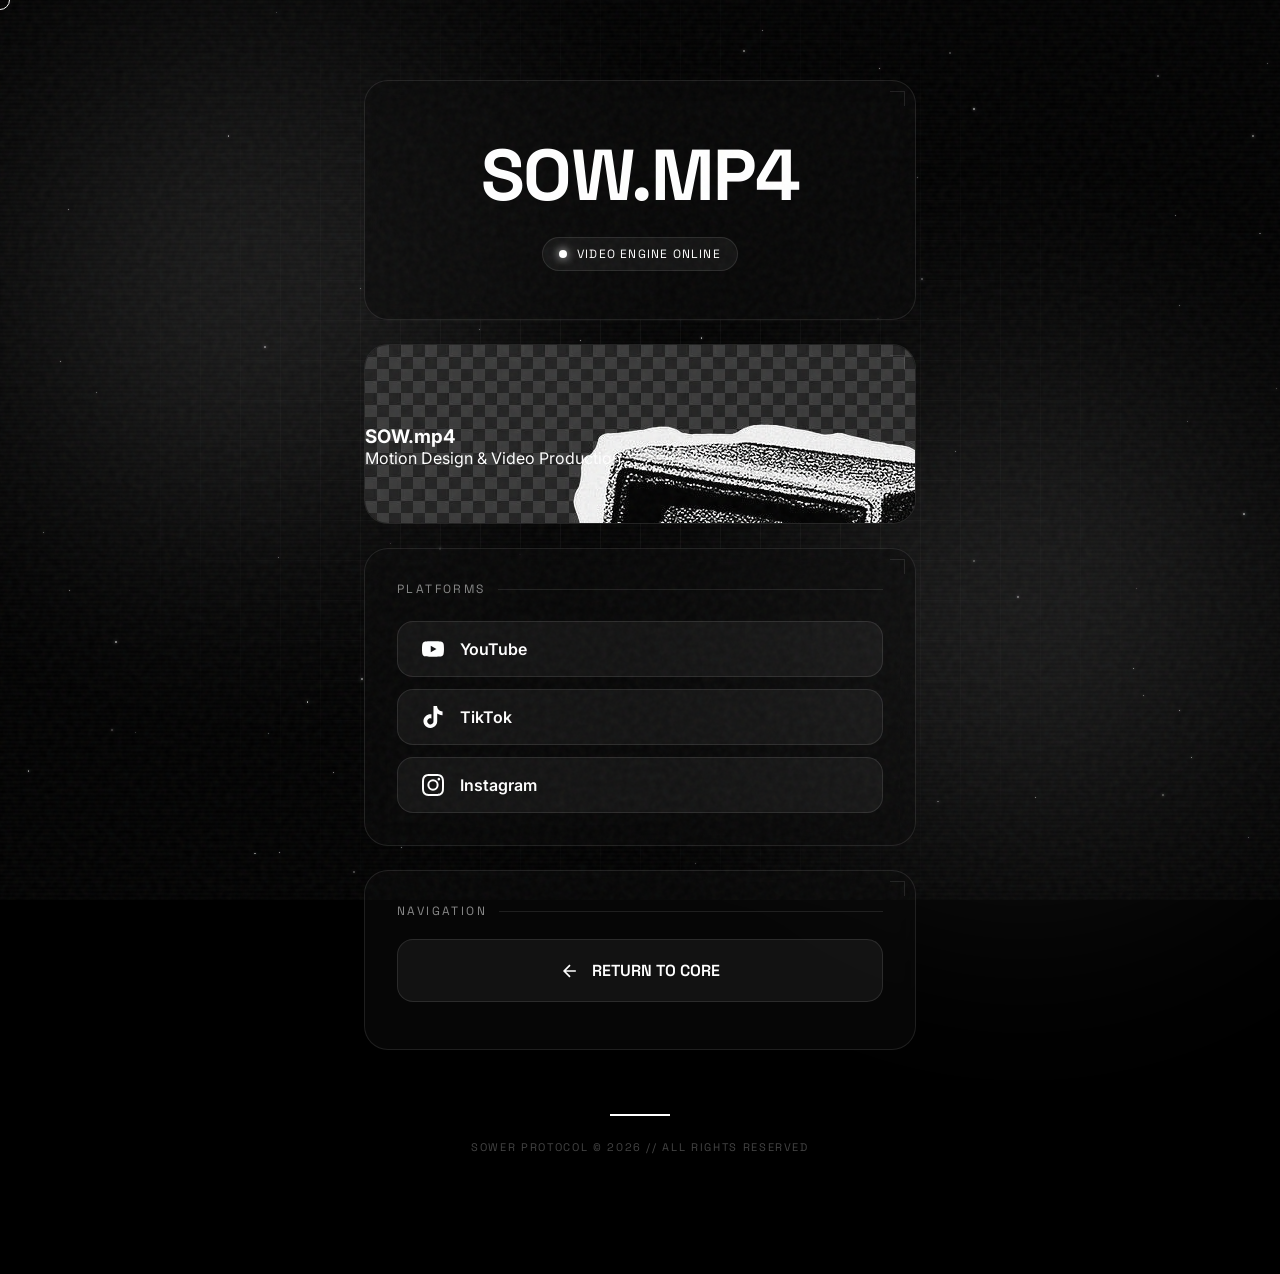
<file: sow_mp4.html>
<!DOCTYPE html>
<html lang="ru">
<head>
  <meta charset="UTF-8" />
  <meta name="viewport" content="width=device-width, initial-scale=1.0" />
  <meta name="color-scheme" content="dark">
  <title>SOW.mp4 — Digital Identity</title>
  <meta name="description" content="SOW.mp4 — Motion Design & Video Production" />
  <link rel="preconnect" href="https://fonts.googleapis.com" />
  <link rel="preconnect" href="https://fonts.gstatic.com" crossorigin />
  <link href="https://fonts.googleapis.com/css2?family=Inter:wght@300;400;500;600;700;900&family=Space+Grotesk:wght@300;400;500;600;700&display=swap" rel="stylesheet" />
  <link rel="stylesheet" href="style.css?v=12" />
  <link rel="icon" type="image/jpeg" href="Avatars/SOW.mp4.JPG" />
</head>
<body>

  <!-- Effects Overlays -->
  <div class="noise"></div>
  <div class="grid-overlay"></div>
  <div class="scanline"></div>

  <!-- Background -->
  <div class="bg">
    <div class="bg__stars" id="bgStars"></div>
    <div class="bg__glow bg__glow--1"></div>
    <div class="bg__glow bg__glow--2"></div>
  </div>

  <!-- Custom Cursor -->
  <div class="cursor-follower"></div>

  <div class="bento-container">

    <!-- Profile Header -->
    <header class="bento-item profile-header">
      <div class="card-glow"></div>
      <h1 class="profile__name" data-value="SOW.MP4">SOW.MP4</h1>
      <div class="profile__status">
        <span class="status-dot"></span>
        <span class="status-text">VIDEO ENGINE ONLINE</span>
      </div>
    </header>

    <!-- Content Grid -->
    <div class="bento-grid">

      <!-- Profile Info -->
      <div class="bento-item channel-card">
        <div class="card-glow"></div>
        <div class="channel-content">
          <div class="channel-avatar" style="width: 80px; height: 80px;">
            <img src="Avatars/SOW.mp4.JPG" alt="SOW.mp4" />
          </div>
          <div class="channel-info">
            <h3 class="channel-title">SOW.mp4</h3>
            <span class="channel-tag">Motion Design & Video Production</span>
          </div>
        </div>
      </div>

      <!-- Links Stack -->
      <div class="bento-item links-list-card">
        <div class="card-glow"></div>
        <div class="card-header">
          <span class="header-label">PLATFORMS</span>
        </div>
        <div class="links-stack">
          <div class="modern-link link--youtube">
            <a href="https://youtube.com/@sow.mp4" target="_blank" class="link-inner">
              <svg class="modern-link-icon" viewBox="0 0 24 24" fill="currentColor"><path d="M23.498 6.186a3.016 3.016 0 0 0-2.122-2.136C19.505 3.545 12 3.545 12 3.545s-7.505 0-9.377.505A3.017 3.017 0 0 0 .502 6.186C0 8.07 0 12 0 12s0 3.93.502 5.814a3.016 3.016 0 0 0 2.122 2.136c1.871.505 9.376.505 9.376.505s7.505 0 9.377-.505a3.015 3.015 0 0 0 2.122-2.136C24 15.93 24 12 24 12s0-3.93-.502-5.814zM9.545 15.568V8.432L15.818 12l-6.273 3.568z"/></svg>
              <span class="link-label">YouTube</span>
            </a>
          </div>
          <div class="modern-link link--tiktok">
            <a href="https://tiktok.com/@sow.mp4" target="_blank" class="link-inner">
              <svg class="modern-link-icon" viewBox="0 0 24 24" fill="currentColor"><path d="M12.525.02c1.31-.02 2.61-.01 3.91-.02.08 1.53.63 3.09 1.75 4.17 1.12 1.11 2.7 1.62 4.24 1.79v4.03c-1.44-.06-2.89-.35-4.2-.97-.57-.26-1.1-.59-1.62-.93-.01 2.92.01 5.84-.02 8.75-.03 1.4-.54 2.79-1.35 3.94-1.31 1.92-3.58 3.17-5.91 3.21-1.43.08-2.86-.31-4.08-1.03-2.02-1.19-3.44-3.37-3.65-5.71-.02-.5-.03-1-.01-1.49.18-1.9 1.12-3.72 2.58-4.96 1.66-1.44 3.98-2.13 6.15-1.72.02 1.48-.04 2.96-.04 4.44-.99-.32-2.15-.23-3.02.37-.63.41-1.11 1.04-1.36 1.75-.21.51-.15 1.07-.14 1.61.24 1.64 1.82 3.02 3.5 2.87 1.12-.01 2.19-.66 2.77-1.61.19-.33.4-.67.41-1.06.1-1.79.06-3.57.07-5.36.01-4.03-.01-8.05.02-12.07z"/></svg>
              <span class="link-label">TikTok</span>
            </a>
          </div>
          <div class="modern-link link--instagram">
            <a href="https://www.instagram.com/sow.mp4_" target="_blank" class="link-inner">
              <svg class="modern-link-icon" viewBox="0 0 24 24" fill="currentColor"><path d="M12 2.163c3.204 0 3.584.012 4.85.07 1.366.062 2.633.334 3.608 1.308.975.975 1.247 2.242 1.308 3.608.058 1.266.07 1.646.07 4.85s-.012 3.584-.07 4.85c-.062 1.366-.334 2.633-1.308 3.608-.975.975-2.242 1.247-3.608 1.308-1.266.058-1.646.07-4.85.07s-3.584-.012-4.85-.07c-1.366-.062-2.633-.334-3.608-1.308-.975-.975-1.247-2.242-1.308-3.608-.058-1.266-.07-1.646-.07-4.85s.012-3.584.07-4.85c.062-1.366.334-2.633 1.308-3.608.975-.975 2.242-1.247 3.608-1.308 1.266-.058 1.646-.07 4.85-.07zM12 0C8.741 0 8.333.014 7.053.072 2.695.272.273 2.69.073 7.052.014 8.333 0 8.741 0 12s.014 3.667.072 4.947c.2 4.358 2.618 6.78 6.977 6.98 1.281.058 1.689.072 4.948.072s3.667-.014 4.947-.072c4.351-.2 6.78-2.618 6.98-6.977.058-1.281.072-1.689.072-4.948s-.014-3.667-.072-4.947c-.2-4.353-2.612-6.78-6.977-6.98C15.667.014 15.259 0 12 0zm0 5.838a6.162 6.162 0 1 0 0 12.324 6.162 6.162 0 0 0 0-12.324zM12 16a4 4 0 1 1 0-8 4 4 0 0 1 0 8zm6.406-11.845a1.44 1.44 0 1 0 0 2.881 1.44 1.44 0 0 0 0-2.881z"/></svg>
              <span class="link-label">Instagram</span>
            </a>
          </div>
        </div>
      </div>

      <!-- Navigation Card -->
      <div class="bento-item contact-card">
        <div class="card-glow"></div>
        <div class="card-header">
          <span class="header-label">NAVIGATION</span>
        </div>
        <a href="index.html" class="email-btn">
          <svg viewBox="0 0 24 24" fill="none" stroke="currentColor" stroke-width="2" style="transform: rotate(180deg);"><path d="M5 12h14m-7-7 7 7-7 7"/></svg>
          <span>RETURN TO CORE</span>
        </a>
      </div>

    </div>

    <footer class="bento-footer">
      <div class="footer-line"></div>
      <p>SOWER PROTOCOL © 2026 // ALL RIGHTS RESERVED</p>
    </footer>

  </div>

  <script src="main.js"></script>
</body>
</html>
</file>
<file: style.css>
/* ===================================================
   SOWER — Futuristic B&W "Protocol" Theme
   =================================================== */

*, *::before, *::after { box-sizing: border-box; margin: 0; padding: 0; }

:root {
  --bg: #000000;
  --white: #ffffff;
  --white-10: rgba(255, 255, 255, 0.1);
  --white-07: rgba(255, 255, 255, 0.07);
  --white-05: rgba(255, 255, 255, 0.05);
  --white-20: rgba(255, 255, 255, 0.2);
  --gray-1: #e0e0e0;
  --gray-2: #888888;
  --gray-3: #444444;

  --font-main: 'Inter', sans-serif;
  --font-mono: 'Space Grotesk', monospace;

  --radius-lg: 24px;
  --radius-md: 16px;
  --radius-sm: 8px;

  --transition: 0.3s cubic-bezier(0.4, 0, 0.2, 1);
  --glow: 0 0 20px rgba(255, 255, 255, 0.15);
}

html, body {
  background-color: var(--bg);
  color: var(--white);
  font-family: var(--font-main);
  min-height: 100vh;
  overflow-x: hidden;
  -webkit-font-smoothing: antialiased;
}

/* ── Effects Overlays ── */
.noise {
  position: fixed;
  inset: 0;
  z-index: 9999;
  pointer-events: none;
  opacity: 0.05;
  background-image: url("data:image/svg+xml,%3Csvg viewBox='0 0 200 200' xmlns='http://www.w3.org/2000/svg'%3E%3Cfilter id='noiseFilter'%3E%3CfeTurbulence type='fractalNoise' baseFrequency='0.65' numOctaves='3' stitchTiles='stitch'/%3E%3C/filter%3E%3Crect width='100%25' height='100%25' filter='url(%23noiseFilter)'/%3E%3C/svg%3E");
}

.grid-overlay {
  position: fixed;
  inset: 0;
  z-index: 1;
  pointer-events: none;
  background-image:
    linear-gradient(var(--white-05) 1px, transparent 1px),
    linear-gradient(90deg, var(--white-05) 1px, transparent 1px);
  background-size: 40px 40px;
  mask-image: radial-gradient(circle at 50% 50%, black, transparent 80%);
}

.scanline {
  position: fixed;
  inset: 0;
  z-index: 2;
  pointer-events: none;
  background: linear-gradient(
    to bottom,
    transparent 0%,
    rgba(255, 255, 255, 0.02) 50%,
    transparent 100%
  );
  background-size: 100% 4px;
  animation: scanline 10s linear infinite;
}

@keyframes scanline {
  0% { transform: translateY(-100%); }
  100% { transform: translateY(100%); }
}

/* ── Background ── */
.bg {
  position: fixed;
  inset: 0;
  z-index: 0;
}

.bg__stars { position: absolute; inset: 0; }

.bg__glow {
  position: absolute;
  width: 60vw;
  height: 60vw;
  border-radius: 50%;
  filter: blur(120px);
  opacity: 0.15;
  z-index: 0;
}

.bg__glow--1 { top: -10%; left: -10%; background: radial-gradient(circle, #fff, transparent 70%); }
.bg__glow--2 { bottom: -10%; right: -10%; background: radial-gradient(circle, #fff, transparent 70%); }

/* ── Bento Layout ── */
.bento-container {
  position: relative;
  z-index: 10;
  max-width: 600px;
  margin: 0 auto;
  padding: 80px 24px;
  display: flex;
  flex-direction: column;
  gap: 24px;
}

.bento-item {
  background: rgba(10, 10, 10, 0.6);
  backdrop-filter: blur(12px);
  -webkit-backdrop-filter: blur(12px);
  border: 1px solid var(--white-10);
  border-radius: var(--radius-lg);
  position: relative;
  overflow: hidden;
  transition: var(--transition);
}

.bento-item::before {
  content: '';
  position: absolute;
  inset: 0;
  background: linear-gradient(
    45deg,
    transparent,
    rgba(255, 255, 255, 0.05),
    transparent
  );
  transform: translateX(-100%);
  transition: transform 0.6s ease;
  pointer-events: none;
}

.bento-item:hover::before {
  transform: translateX(100%);
}

.bento-item:hover {
  border-color: var(--white-20);
  background: rgba(15, 15, 15, 0.8);
  box-shadow: 0 0 30px rgba(255, 255, 255, 0.05);
}

/* HUD Corners */
.bento-item::after {
  content: '';
  position: absolute;
  top: 10px;
  right: 10px;
  width: 15px;
  height: 15px;
  border-top: 1px solid var(--white-20);
  border-right: 1px solid var(--white-20);
  pointer-events: none;
  opacity: 0.5;
}

.bento-item .card-glow {
  position: absolute;
  inset: 0;
  pointer-events: none;
  background: radial-gradient(circle at var(--x, 50%) var(--y, 50%), var(--accent, transparent), transparent 70%);
  opacity: 0;
  transition: opacity 0.3s ease;
}

.bento-item:hover .card-glow {
  opacity: 0.07;
}

.hud-label {
  position: absolute;
  top: 12px;
  left: 20px;
  font-family: var(--font-mono);
  font-size: 9px;
  color: var(--gray-3);
  letter-spacing: 0.1em;
  pointer-events: none;
  transition: var(--transition);
}

.bento-item:hover .hud-label {
  color: var(--gray-2);
}

/* ── Profile Header ── */
.profile-header {
  padding: 48px;
  display: flex;
  flex-direction: column;
  align-items: center;
  text-align: center;
  gap: 16px;
}

.profile__name {
  font-family: var(--font-mono);
  font-size: clamp(40px, 8vw, 72px);
  font-weight: 700;
  letter-spacing: -0.02em;
  text-transform: uppercase;
  color: var(--white);
  position: relative;
}

.profile__status {
  display: flex;
  align-items: center;
  gap: 10px;
  padding: 8px 16px;
  background: var(--white-05);
  border: 1px solid var(--white-10);
  border-radius: 100px;
  font-family: var(--font-mono);
  font-size: 12px;
  letter-spacing: 0.1em;
}

.status-dot {
  width: 8px;
  height: 8px;
  background: var(--white);
  border-radius: 50%;
  box-shadow: 0 0 10px var(--white);
  animation: pulse 2s infinite;
}

@keyframes pulse {
  0%, 100% { opacity: 1; transform: scale(1); }
  50% { opacity: 0.4; transform: scale(0.8); }
}

@keyframes twinkle {
  0%, 100% { opacity: 0.3; transform: scale(1); }
  50% { opacity: 1; transform: scale(1.2); }
}

/* ── Grid ── */
.bento-grid {
  display: grid;
  grid-template-columns: 1fr;
  grid-auto-rows: minmax(180px, auto);
  gap: 24px;
}

/* Brand Hover Transitions */
.link--telegram:hover .link-inner {
  background: rgba(36, 161, 222, 0.1);
  border-color: #24A1DE;
  color: #24A1DE;
  box-shadow: 0 0 20px rgba(36, 161, 222, 0.1);
}

.link--discord:hover .link-inner {
  background: rgba(88, 101, 242, 0.1);
  border-color: #5865F2;
  color: #5865F2;
  box-shadow: 0 0 20px rgba(88, 101, 242, 0.1);
}

.link--riot:hover .link-inner {
  background: rgba(211, 41, 54, 0.1);
  border-color: #D32936;
  color: #D32936;
  box-shadow: 0 0 20px rgba(211, 41, 54, 0.1);
}

.link--github:hover .link-inner {
  background: var(--white-07);
  border-color: var(--white-20);
  color: var(--white);
  box-shadow: 0 0 20px rgba(255, 255, 255, 0.05);
}

.link--steam:hover .link-inner {
  background: rgba(102, 192, 244, 0.1);
  border-color: #66C0F4;
  color: #66C0F4;
  box-shadow: 0 0 20px rgba(102, 192, 244, 0.1);
}

.link--youtube:hover .link-inner {
  background: rgba(255, 0, 0, 0.1);
  border-color: #FF0000;
  color: #FF0000;
  box-shadow: 0 0 20px rgba(255, 0, 0, 0.1);
}

.link--tiktok:hover .link-inner {
  background: rgba(0, 242, 234, 0.07);
  border-color: #00f2ea;
  color: #00f2ea;
  box-shadow: 0 0 20px rgba(0, 242, 234, 0.1);
}

.link--instagram:hover .link-inner {
  background: rgba(225, 48, 108, 0.1);
  border-color: #E1306C;
  color: #E1306C;
  box-shadow: 0 0 20px rgba(225, 48, 108, 0.1);
}

/* ── Links List Card ── */
.links-list-card {
  grid-column: auto;
  padding: 32px;
  display: flex;
  flex-direction: column;
  gap: 24px;
}

.card-header {
  font-family: var(--font-mono);
  font-size: 12px;
  letter-spacing: 0.2em;
  color: var(--gray-2);
  display: flex;
  align-items: center;
  gap: 12px;
}

.card-header::after {
  content: '';
  flex: 1;
  height: 1px;
  background: var(--white-10);
}

.links-stack {
  display: flex;
  flex-direction: column;
  gap: 12px;
}

.modern-link {
  position: relative;
}

.link-inner {
  display: flex;
  align-items: center;
  padding: 16px 24px;
  background: var(--white-05);
  border: 1px solid var(--white-10);
  border-radius: var(--radius-md);
  text-decoration: none;
  color: var(--white);
  transition: var(--transition);
  gap: 16px;
}

.modern-link-icon {
  width: 22px;
  height: 22px;
  fill: currentColor;
  flex-shrink: 0;
  transition: transform 0.3s ease;
}

.modern-link:hover .link-inner {
  background: var(--white-07);
  border-color: var(--white-20);
  transform: translateX(8px);
}

.modern-link:hover .modern-link-icon {
  transform: scale(1.1);
}

.link-label { font-weight: 600; flex: 1; }
.link-value { font-family: var(--font-mono); font-size: 13px; color: var(--gray-2); }

/* ── Contact Card ── */
.contact-card {
  grid-column: auto;
  padding: 32px;
  display: flex;
  flex-direction: column;
  gap: 20px;
}

.email-btn {
  display: flex;
  justify-content: center;
  align-items: center;
  gap: 12px;
  padding: 20px 24px;
  background: var(--white-05);
  color: var(--white);
  border: 1px solid var(--white-10);
  border-radius: var(--radius-md);
  text-decoration: none;
  font-family: var(--font-mono);
  font-weight: 600;
  transition: var(--transition);
}

.email-btn:hover {
  background: var(--white-10);
  border-color: var(--white-20);
  transform: translateY(-2px);
  box-shadow: 0 5px 15px rgba(255, 255, 255, 0.05);
}

.email-btn svg {
  width: 20px;
  height: 20px;
  transition: transform 0.3s ease;
}

.email-btn:hover svg {
  transform: translateX(4px);
}

/* ── Footer ── */
.bento-footer {
  margin-top: 40px;
  text-align: center;
  padding-bottom: 40px;
}

.footer-line {
  width: 60px;
  height: 2px;
  background: var(--white);
  margin: 0 auto 24px;
}

.bento-footer p {
  font-family: var(--font-mono);
  font-size: 11px;
  letter-spacing: 0.15em;
  color: var(--gray-3);
}

/* ── Responsive ── */
@media (max-width: 640px) {
  .bento-container { padding: 40px 16px; gap: 16px; }
  .bento-grid { grid-template-columns: 1fr; gap: 16px; }
  .links-list-card, .contact-card { grid-column: auto !important; grid-row: auto !important; }
  .profile-header { padding: 32px 16px; }
  .profile__name { font-size: 48px; }
  .links-list-card { padding: 24px; }
}

/* ── Cursor ── */
.cursor-follower {
  position: fixed;
  width: 20px;
  height: 20px;
  border: 1px solid #fff;
  border-radius: 50%;
  pointer-events: none;
  z-index: 10000;
  transition: transform 0.1s ease;
  mix-blend-mode: difference;
  display: none; /* Desktop only */
}

@media (hover: hover) {
  .cursor-follower { display: block; }
}

/* ── Toast ── */
.copy-toast {
  position: fixed;
  bottom: 40px;
  left: 50%;
  transform: translateX(-50%) translateY(20px);
  background: var(--white);
  color: #000;
  padding: 12px 24px;
  border-radius: 4px;
  font-family: var(--font-mono);
  font-size: 12px;
  font-weight: 700;
  letter-spacing: 0.1em;
  opacity: 0;
  pointer-events: none;
  transition: var(--transition);
  z-index: 10001;
}

.copy-toast.show {
  opacity: 1;
  transform: translateX(-50%) translateY(0);
}
</file>
